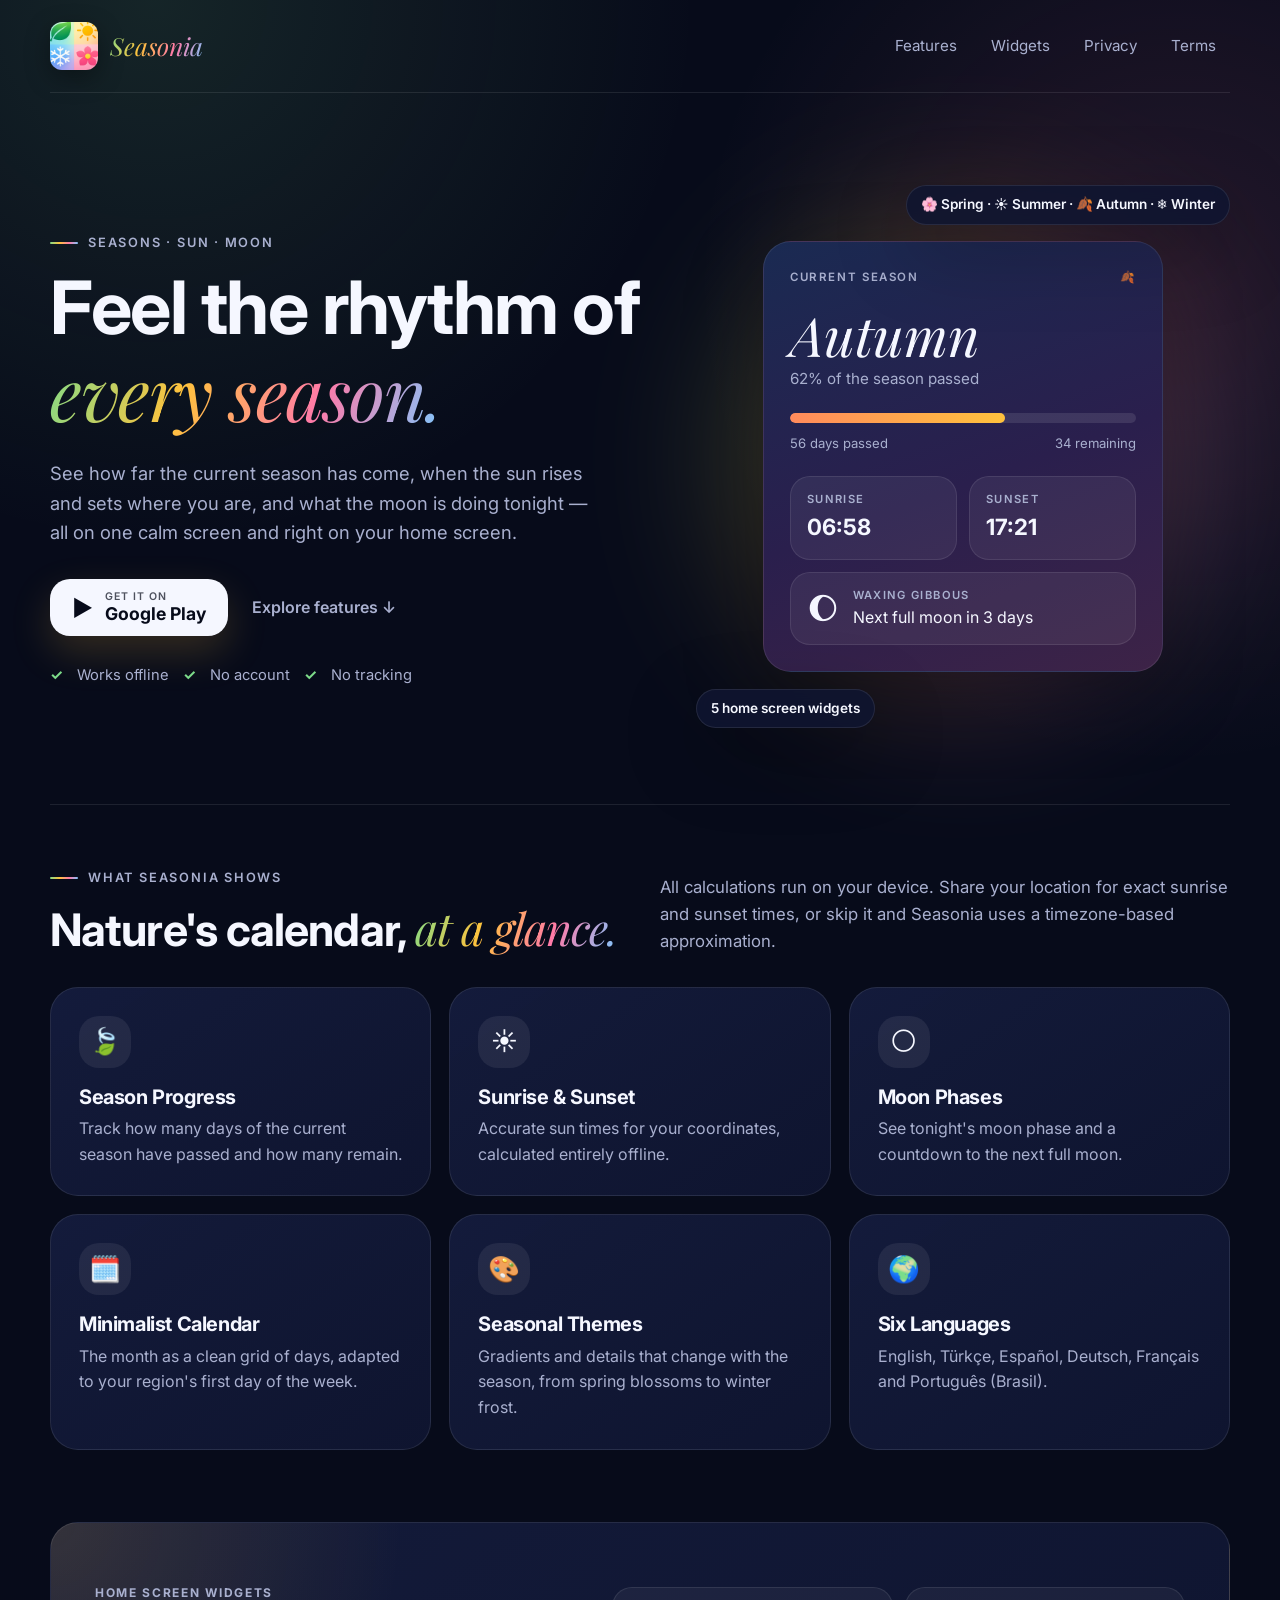
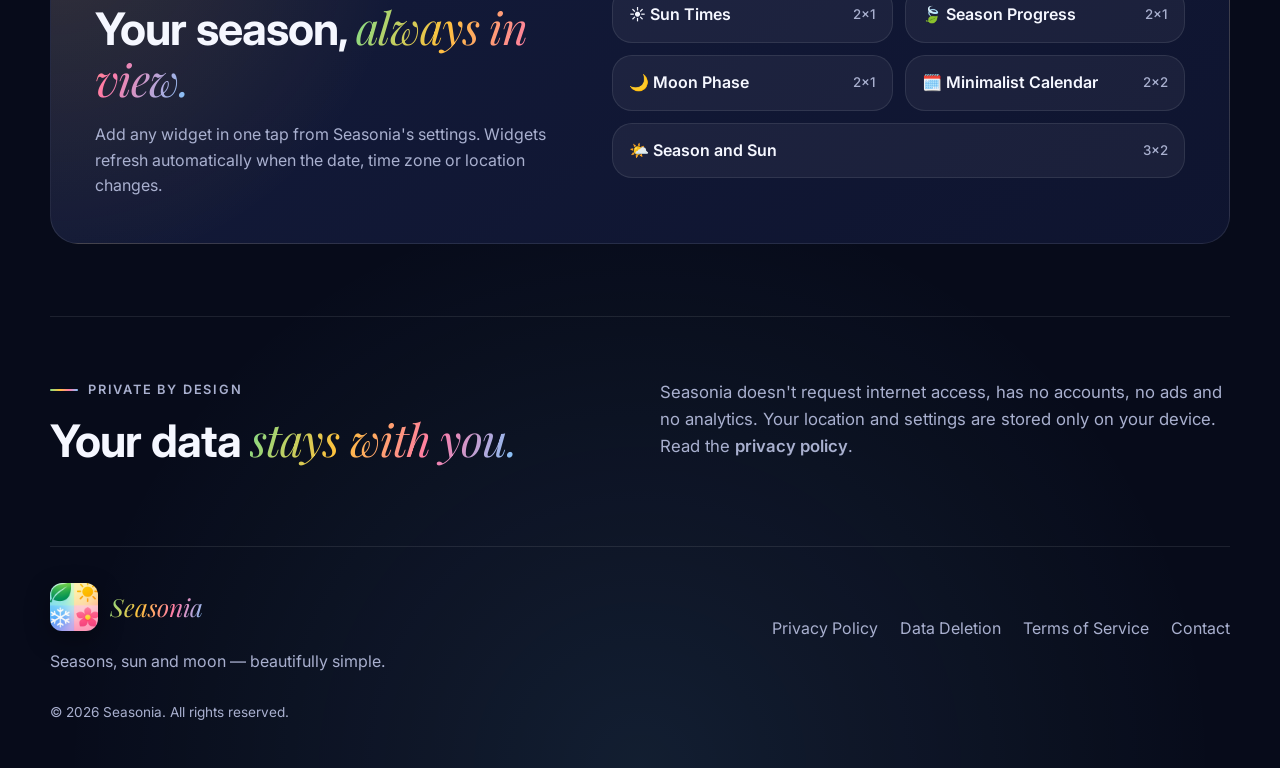
<file: index.html>
<!doctype html>
<html lang="en">
<head>
  <meta charset="utf-8" />
  <meta name="viewport" content="width=device-width, initial-scale=1" />
  <meta
    name="description"
    content="Seasonia tracks the current season, sunrise and sunset times, and moon phases, with beautiful home screen widgets. Works offline, no account required."
  />
  <meta name="theme-color" content="#070b1a" />
  <title>Seasonia — Seasons, Sun &amp; Moon</title>
  <link rel="icon" type="image/png" href="./seasonia_logo.png" />
  <link rel="preconnect" href="https://fonts.googleapis.com" />
  <link rel="preconnect" href="https://fonts.gstatic.com" crossorigin />
  <link href="https://fonts.googleapis.com/css2?family=Inter:wght@400;500;600;700&family=Playfair+Display:ital,wght@1,400&display=swap" rel="stylesheet" />
  <link rel="stylesheet" href="./styles.css" />
</head>
<body>
  <header class="site-header">
    <a class="brand" href="./" aria-label="Seasonia home">
      <span class="brand-mark"><img src="./seasonia_logo.png" alt="" width="48" height="48" /></span>
      <strong>Seasonia</strong>
    </a>
    <nav aria-label="Site navigation">
      <a href="#features">Features</a>
      <a href="#widgets">Widgets</a>
      <a href="./privacy-policy.html">Privacy</a>
      <a href="./terms-of-service.html">Terms</a>
    </nav>
  </header>

  <main>
    <section class="hero">
      <div class="hero-copy">
        <p class="eyebrow"><span></span> Seasons · Sun · Moon</p>
        <h1>Feel the rhythm of <span>every season.</span></h1>
        <p class="lede">
          See how far the current season has come, when the sun rises and sets
          where you are, and what the moon is doing tonight — all on one calm
          screen and right on your home screen.
        </p>
        <div class="hero-actions">
          <a
            class="button"
            href="https://play.google.com/store/apps/details?id=com.cukkacreatives.seasonia"
          >
            <span class="button-icon" aria-hidden="true">▶</span>
            <span><small>GET IT ON</small>Google Play</span>
          </a>
          <a class="text-link" href="#features">Explore features <span aria-hidden="true">↓</span></a>
        </div>
        <p class="hero-note"><span>✓</span> Works offline <span>✓</span> No account <span>✓</span> No tracking</p>
      </div>

      <div class="hero-visual" aria-hidden="true">
        <div class="visual-glow"></div>
        <div class="season-card">
          <div class="season-card-top">
            <span>CURRENT SEASON</span>
            <span>🍂</span>
          </div>
          <p class="season-name">Autumn</p>
          <p class="season-sub">62% of the season passed</p>
          <div class="progress"><span></span></div>
          <div class="progress-labels">
            <span>56 days passed</span>
            <span>34 remaining</span>
          </div>
          <div class="sun-row">
            <div><small>Sunrise</small><strong>06:58</strong></div>
            <div><small>Sunset</small><strong>17:21</strong></div>
          </div>
          <div class="moon-row">
            <span class="moon">🌔</span>
            <div><small>Waxing Gibbous</small>Next full moon in 3 days</div>
          </div>
        </div>
        <span class="floating-chip chip-top">🌸 Spring · ☀️ Summer · 🍂 Autumn · ❄️ Winter</span>
        <span class="floating-chip chip-bottom">5 home screen widgets</span>
      </div>
    </section>

    <section class="intro" id="features">
      <div>
        <p class="eyebrow"><span></span> What Seasonia shows</p>
        <h2>Nature's calendar, <span>at a glance.</span></h2>
      </div>
      <p>
        All calculations run on your device. Share your location for exact
        sunrise and sunset times, or skip it and Seasonia uses a
        timezone-based approximation.
      </p>
    </section>

    <section class="feature-grid" aria-label="Seasonia features">
      <article class="feature-card">
        <span class="feature-icon">🍃</span>
        <h3>Season Progress</h3>
        <p>Track how many days of the current season have passed and how many remain.</p>
      </article>
      <article class="feature-card">
        <span class="feature-icon">☀️</span>
        <h3>Sunrise &amp; Sunset</h3>
        <p>Accurate sun times for your coordinates, calculated entirely offline.</p>
      </article>
      <article class="feature-card">
        <span class="feature-icon">🌕</span>
        <h3>Moon Phases</h3>
        <p>See tonight's moon phase and a countdown to the next full moon.</p>
      </article>
      <article class="feature-card">
        <span class="feature-icon">🗓️</span>
        <h3>Minimalist Calendar</h3>
        <p>The month as a clean grid of days, adapted to your region's first day of the week.</p>
      </article>
      <article class="feature-card">
        <span class="feature-icon">🎨</span>
        <h3>Seasonal Themes</h3>
        <p>Gradients and details that change with the season, from spring blossoms to winter frost.</p>
      </article>
      <article class="feature-card">
        <span class="feature-icon">🌍</span>
        <h3>Six Languages</h3>
        <p>English, Türkçe, Español, Deutsch, Français and Português (Brasil).</p>
      </article>
    </section>

    <section class="widgets-band" id="widgets">
      <div>
        <p class="feature-kicker">Home screen widgets</p>
        <h2>Your season, <span>always in view.</span></h2>
        <p>Add any widget in one tap from Seasonia's settings. Widgets refresh automatically when the date, time zone or location changes.</p>
      </div>
      <ul class="widget-list">
        <li>☀️ Sun Times <small>2×1</small></li>
        <li>🍃 Season Progress <small>2×1</small></li>
        <li>🌙 Moon Phase <small>2×1</small></li>
        <li>🗓️ Minimalist Calendar <small>2×2</small></li>
        <li>🌤️ Season and Sun <small>3×2</small></li>
      </ul>
    </section>

    <section class="notice" aria-labelledby="privacy-title">
      <div>
        <p class="eyebrow"><span></span> Private by design</p>
        <h2 id="privacy-title">Your data <span>stays with you.</span></h2>
      </div>
      <p>
        Seasonia doesn't request internet access, has no accounts, no ads and
        no analytics. Your location and settings are stored only on your
        device. Read the <a class="text-link" href="./privacy-policy.html">privacy policy</a>.
      </p>
    </section>
  </main>

  <footer>
    <div class="footer-brand">
      <a class="brand" href="./" aria-label="Seasonia home">
        <span class="brand-mark"><img src="./seasonia_logo.png" alt="" width="48" height="48" /></span>
        <strong>Seasonia</strong>
      </a>
      <p>Seasons, sun and moon — beautifully simple.</p>
    </div>
    <div class="footer-links">
      <a href="./privacy-policy.html">Privacy Policy</a>
      <a href="./privacy-policy.html#data-deletion">Data Deletion</a>
      <a href="./terms-of-service.html">Terms of Service</a>
      <a href="mailto:cukkacreatives@gmail.com">Contact</a>
    </div>
    <p class="copyright">© 2026 Seasonia. All rights reserved.</p>
  </footer>
</body>
</html>
</file>
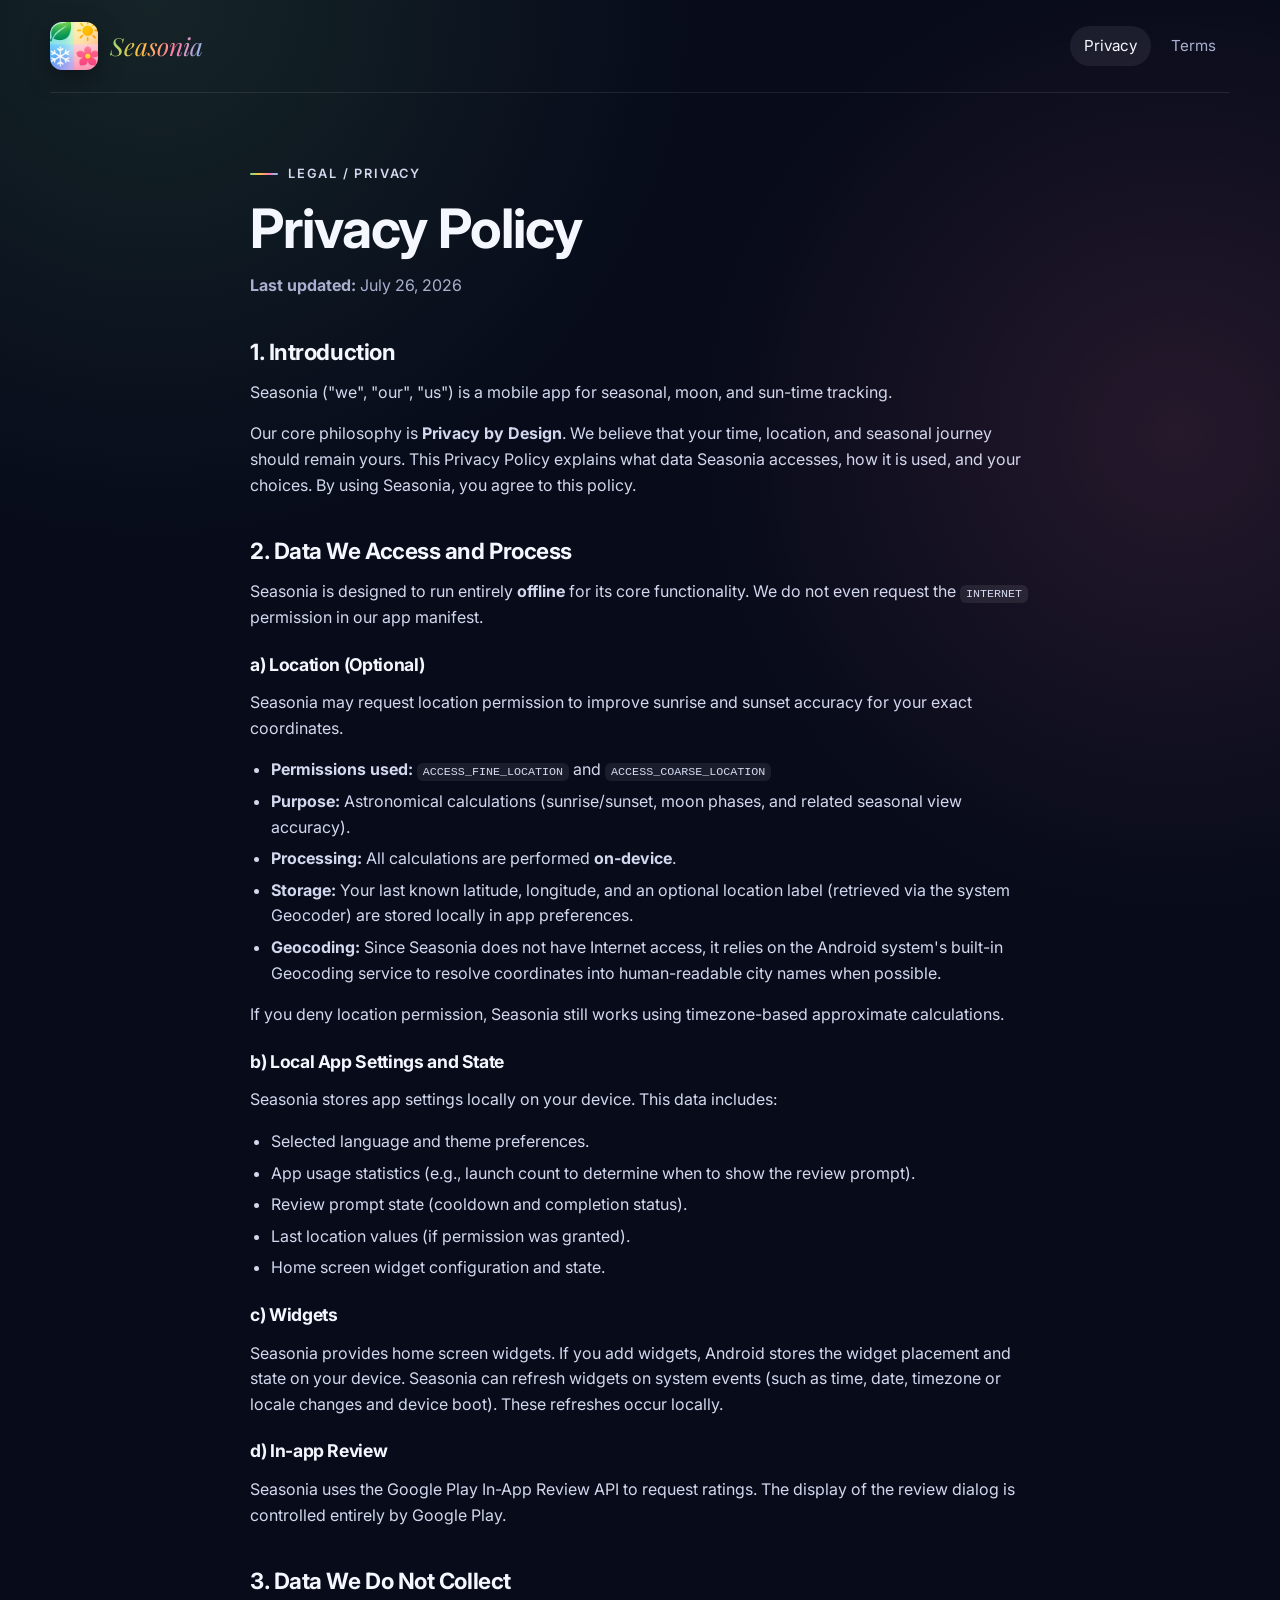
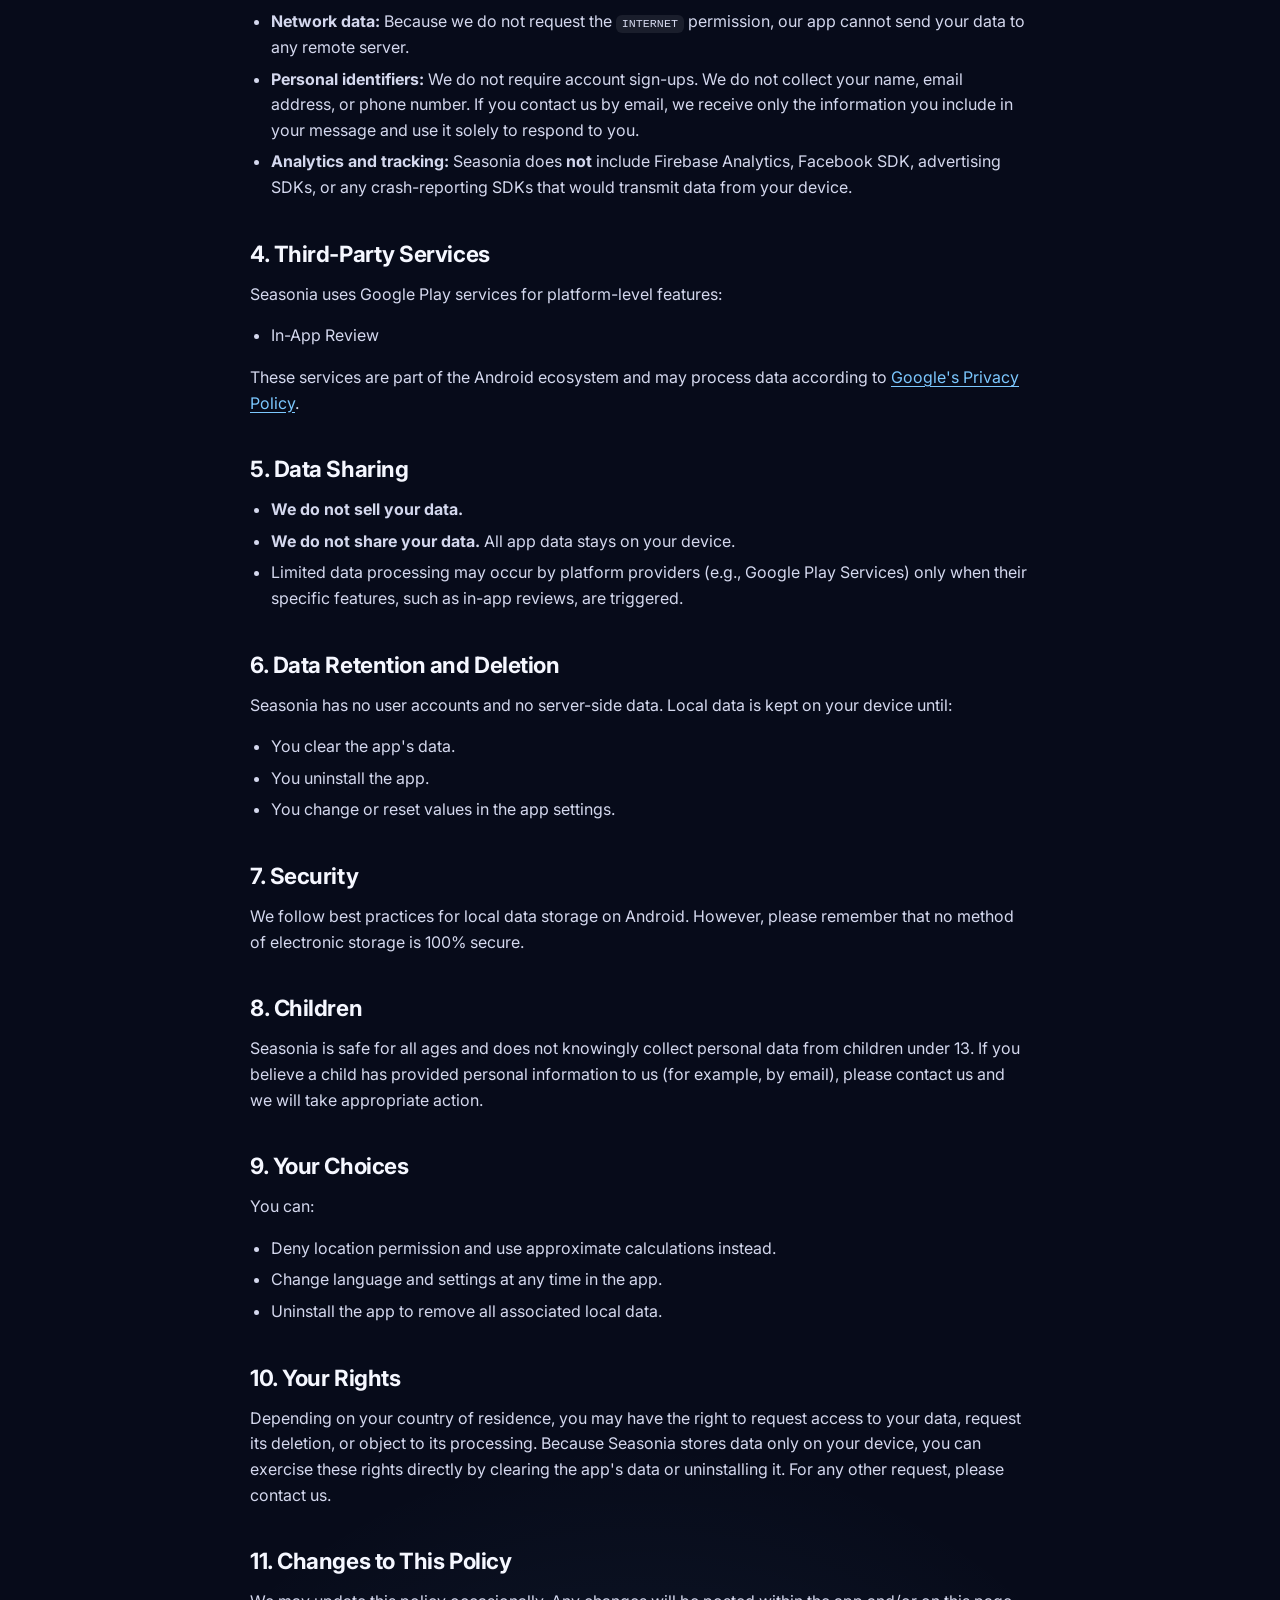
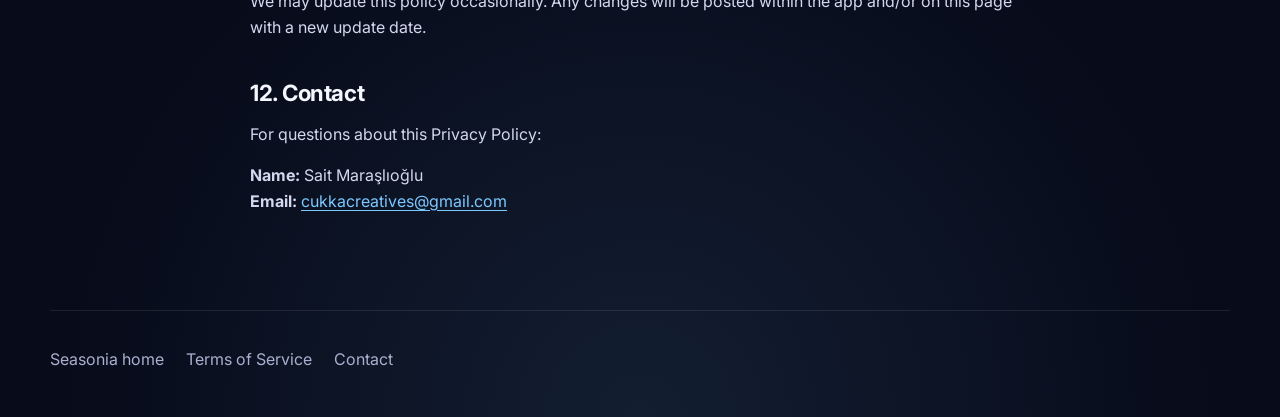
<file: privacy-policy.html>
<!doctype html>
<html lang="en">
<head>
  <meta charset="utf-8" />
  <meta name="viewport" content="width=device-width, initial-scale=1" />
  <meta name="description" content="Seasonia privacy policy." />
  <meta name="theme-color" content="#070b1a" />
  <title>Seasonia — Privacy Policy</title>
  <link rel="icon" type="image/png" href="./seasonia_logo.png" />
  <link rel="preconnect" href="https://fonts.googleapis.com" />
  <link rel="preconnect" href="https://fonts.gstatic.com" crossorigin />
  <link href="https://fonts.googleapis.com/css2?family=Inter:wght@400;500;600;700&family=Playfair+Display:ital,wght@1,400&display=swap" rel="stylesheet" />
  <link rel="stylesheet" href="./styles.css" />
</head>
<body>
  <header class="site-header">
    <a class="brand" href="./" aria-label="Seasonia home">
      <span class="brand-mark"><img src="./seasonia_logo.png" alt="" width="48" height="48" /></span>
      <strong>Seasonia</strong>
    </a>
    <nav aria-label="Legal">
      <a aria-current="page" href="./privacy-policy.html">Privacy</a>
      <a href="./terms-of-service.html">Terms</a>
    </nav>
  </header>

  <main class="legal">
    <p class="eyebrow"><span></span> Legal / Privacy</p>
    <h1>Privacy Policy</h1>
    <p class="updated"><strong>Last updated:</strong> July 26, 2026</p>

    <h2>1. Introduction</h2>
    <p>
      Seasonia ("we", "our", "us") is a mobile app for seasonal, moon, and
      sun-time tracking.
    </p>
    <p>
      Our core philosophy is <strong>Privacy by Design</strong>. We believe
      that your time, location, and seasonal journey should remain yours. This
      Privacy Policy explains what data Seasonia accesses, how it is used, and
      your choices. By using Seasonia, you agree to this policy.
    </p>

    <h2>2. Data We Access and Process</h2>
    <p>
      Seasonia is designed to run entirely <strong>offline</strong> for its
      core functionality. We do not even request the <code>INTERNET</code>
      permission in our app manifest.
    </p>

    <h3>a) Location (Optional)</h3>
    <p>
      Seasonia may request location permission to improve sunrise and sunset
      accuracy for your exact coordinates.
    </p>
    <ul>
      <li><strong>Permissions used:</strong> <code>ACCESS_FINE_LOCATION</code> and <code>ACCESS_COARSE_LOCATION</code></li>
      <li><strong>Purpose:</strong> Astronomical calculations (sunrise/sunset, moon phases, and related seasonal view accuracy).</li>
      <li><strong>Processing:</strong> All calculations are performed <strong>on-device</strong>.</li>
      <li><strong>Storage:</strong> Your last known latitude, longitude, and an optional location label (retrieved via the system Geocoder) are stored locally in app preferences.</li>
      <li><strong>Geocoding:</strong> Since Seasonia does not have Internet access, it relies on the Android system's built-in Geocoding service to resolve coordinates into human-readable city names when possible.</li>
    </ul>
    <p>
      If you deny location permission, Seasonia still works using
      timezone-based approximate calculations.
    </p>

    <h3>b) Local App Settings and State</h3>
    <p>Seasonia stores app settings locally on your device. This data includes:</p>
    <ul>
      <li>Selected language and theme preferences.</li>
      <li>App usage statistics (e.g., launch count to determine when to show the review prompt).</li>
      <li>Review prompt state (cooldown and completion status).</li>
      <li>Last location values (if permission was granted).</li>
      <li>Home screen widget configuration and state.</li>
    </ul>

    <h3>c) Widgets</h3>
    <p>
      Seasonia provides home screen widgets. If you add widgets, Android stores
      the widget placement and state on your device. Seasonia can refresh
      widgets on system events (such as time, date, timezone or locale changes
      and device boot). These refreshes occur locally.
    </p>

    <h3>d) In-app Review</h3>
    <p>
      Seasonia uses the Google Play In-App Review API to request ratings. The
      display of the review dialog is controlled entirely by Google Play.
    </p>

    <h2>3. Data We Do Not Collect</h2>
    <ul>
      <li><strong>Network data:</strong> Because we do not request the <code>INTERNET</code> permission, our app cannot send your data to any remote server.</li>
      <li><strong>Personal identifiers:</strong> We do not require account sign-ups. We do not collect your name, email address, or phone number. If you contact us by email, we receive only the information you include in your message and use it solely to respond to you.</li>
      <li><strong>Analytics and tracking:</strong> Seasonia does <strong>not</strong> include Firebase Analytics, Facebook SDK, advertising SDKs, or any crash-reporting SDKs that would transmit data from your device.</li>
    </ul>

    <h2>4. Third-Party Services</h2>
    <p>Seasonia uses Google Play services for platform-level features:</p>
    <ul>
      <li>In-App Review</li>
    </ul>
    <p>
      These services are part of the Android ecosystem and may process data
      according to
      <a href="https://policies.google.com/privacy" target="_blank" rel="noopener noreferrer">Google's Privacy Policy</a>.
    </p>

    <h2>5. Data Sharing</h2>
    <ul>
      <li><strong>We do not sell your data.</strong></li>
      <li><strong>We do not share your data.</strong> All app data stays on your device.</li>
      <li>Limited data processing may occur by platform providers (e.g., Google Play Services) only when their specific features, such as in-app reviews, are triggered.</li>
    </ul>

    <h2 id="data-deletion">6. Data Retention and Deletion</h2>
    <p>
      Seasonia has no user accounts and no server-side data. Local data is kept
      on your device until:
    </p>
    <ul>
      <li>You clear the app's data.</li>
      <li>You uninstall the app.</li>
      <li>You change or reset values in the app settings.</li>
    </ul>

    <h2>7. Security</h2>
    <p>
      We follow best practices for local data storage on Android. However,
      please remember that no method of electronic storage is 100% secure.
    </p>

    <h2>8. Children</h2>
    <p>
      Seasonia is safe for all ages and does not knowingly collect personal
      data from children under 13. If you believe a child has provided
      personal information to us (for example, by email), please contact us
      and we will take appropriate action.
    </p>

    <h2>9. Your Choices</h2>
    <p>You can:</p>
    <ul>
      <li>Deny location permission and use approximate calculations instead.</li>
      <li>Change language and settings at any time in the app.</li>
      <li>Uninstall the app to remove all associated local data.</li>
    </ul>

    <h2>10. Your Rights</h2>
    <p>
      Depending on your country of residence, you may have the right to request
      access to your data, request its deletion, or object to its processing.
      Because Seasonia stores data only on your device, you can exercise these
      rights directly by clearing the app's data or uninstalling it. For any
      other request, please contact us.
    </p>

    <h2>11. Changes to This Policy</h2>
    <p>
      We may update this policy occasionally. Any changes will be posted within
      the app and/or on this page with a new update date.
    </p>

    <h2>12. Contact</h2>
    <p>For questions about this Privacy Policy:</p>
    <p>
      <strong>Name:</strong> Sait Maraşlıoğlu<br />
      <strong>Email:</strong> <a href="mailto:cukkacreatives@gmail.com">cukkacreatives@gmail.com</a>
    </p>
  </main>

  <footer>
    <div class="footer-links">
      <a href="./">Seasonia home</a>
      <a href="./terms-of-service.html">Terms of Service</a>
      <a href="mailto:cukkacreatives@gmail.com">Contact</a>
    </div>
  </footer>
</body>
</html>
</file>
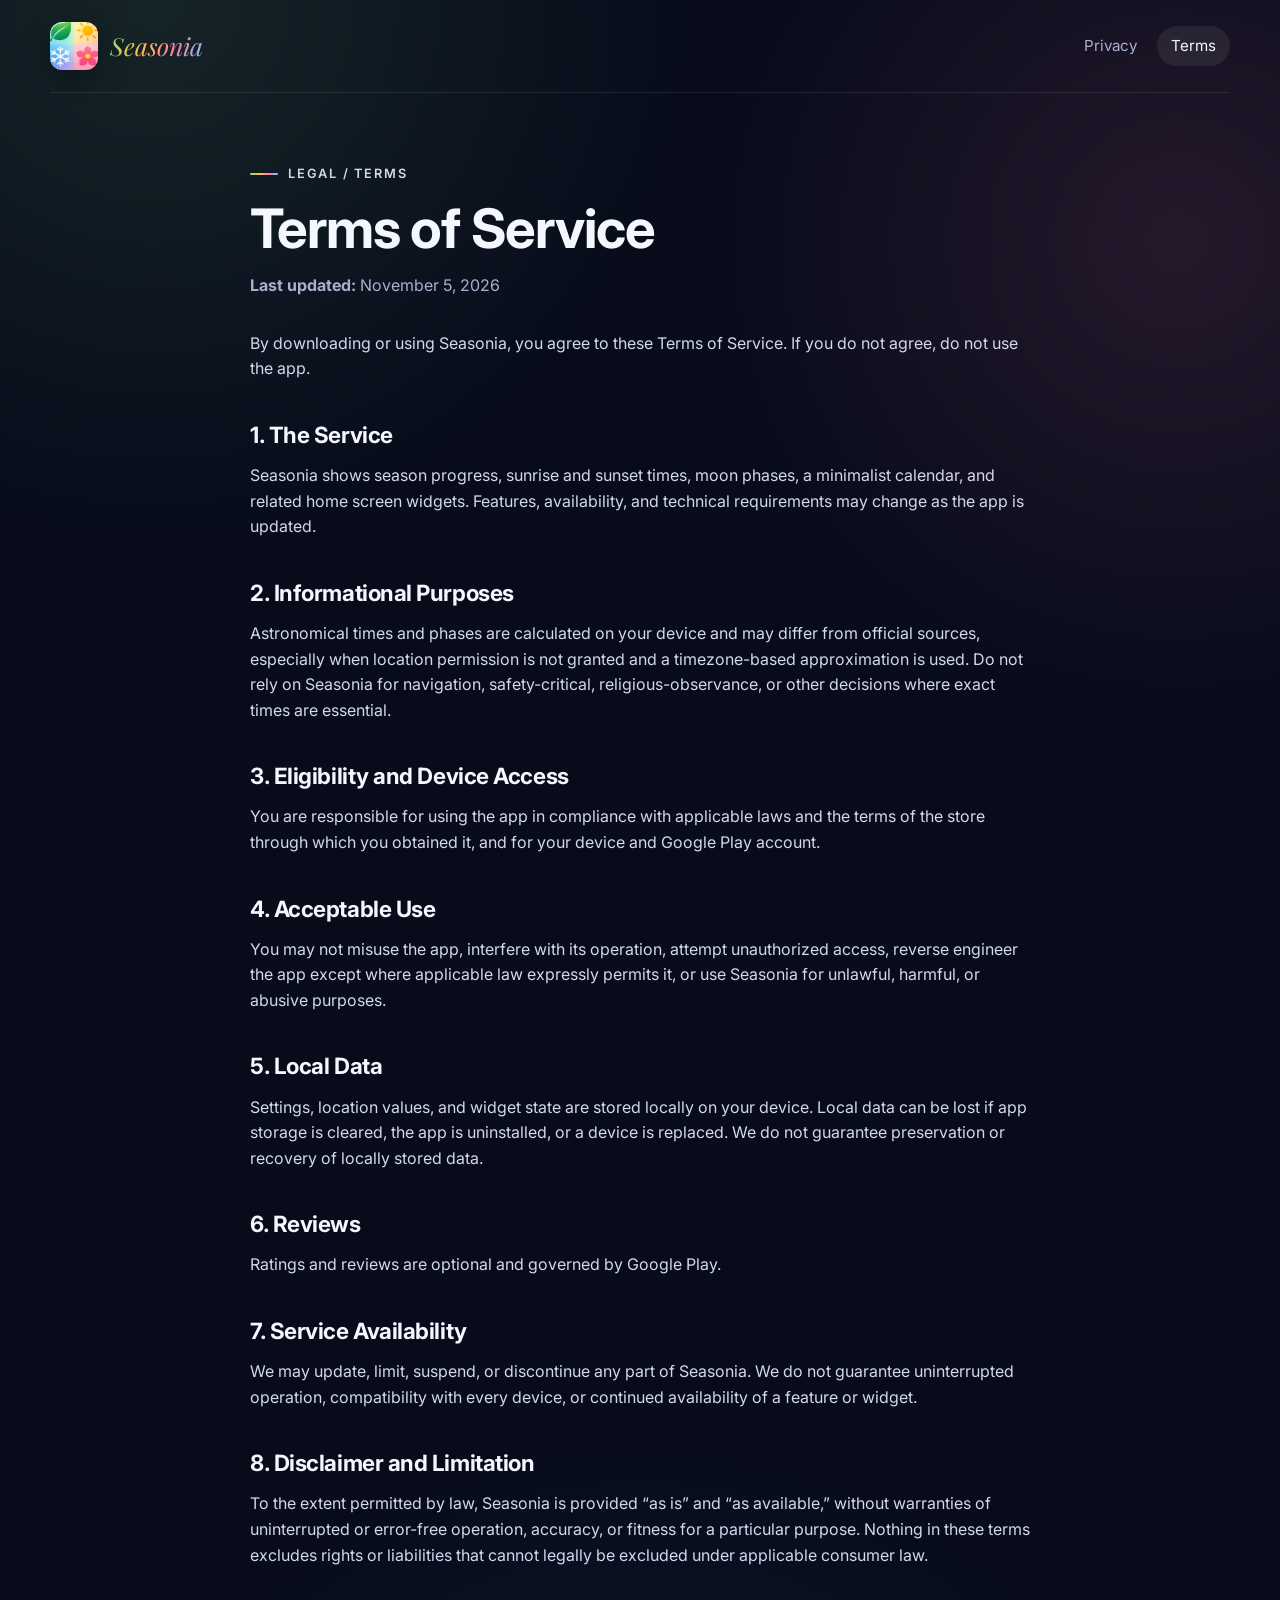
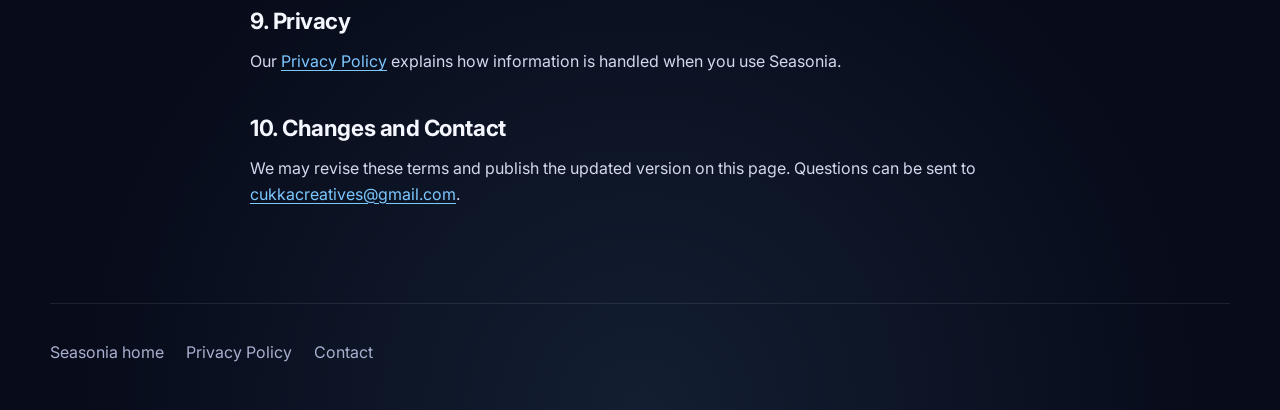
<file: terms-of-service.html>
<!doctype html>
<html lang="en">
<head>
  <meta charset="utf-8" />
  <meta name="viewport" content="width=device-width, initial-scale=1" />
  <meta name="description" content="Seasonia terms of service." />
  <meta name="theme-color" content="#070b1a" />
  <title>Seasonia — Terms of Service</title>
  <link rel="icon" type="image/png" href="./seasonia_logo.png" />
  <link rel="preconnect" href="https://fonts.googleapis.com" />
  <link rel="preconnect" href="https://fonts.gstatic.com" crossorigin />
  <link href="https://fonts.googleapis.com/css2?family=Inter:wght@400;500;600;700&family=Playfair+Display:ital,wght@1,400&display=swap" rel="stylesheet" />
  <link rel="stylesheet" href="./styles.css" />
</head>
<body>
  <header class="site-header">
    <a class="brand" href="./" aria-label="Seasonia home">
      <span class="brand-mark"><img src="./seasonia_logo.png" alt="" width="48" height="48" /></span>
      <strong>Seasonia</strong>
    </a>
    <nav aria-label="Legal">
      <a href="./privacy-policy.html">Privacy</a>
      <a aria-current="page" href="./terms-of-service.html">Terms</a>
    </nav>
  </header>

  <main class="legal">
    <p class="eyebrow"><span></span> Legal / Terms</p>
    <h1>Terms of Service</h1>
    <p class="updated"><strong>Last updated:</strong> November 5, 2026</p>

    <p>
      By downloading or using Seasonia, you agree to these Terms of Service. If you
      do not agree, do not use the app.
    </p>

    <h2>1. The Service</h2>
    <p>
      Seasonia shows season progress, sunrise and sunset times, moon phases, a
      minimalist calendar, and related home screen widgets. Features,
      availability, and technical requirements may change as the app is
      updated.
    </p>

    <h2>2. Informational Purposes</h2>
    <p>
      Astronomical times and phases are calculated on your device and may
      differ from official sources, especially when location permission is not
      granted and a timezone-based approximation is used. Do not rely on
      Seasonia for navigation, safety-critical, religious-observance, or
      other decisions where exact times are essential.
    </p>

    <h2>3. Eligibility and Device Access</h2>
    <p>
      You are responsible for using the app in compliance with applicable laws
      and the terms of the store through which you obtained it, and for your
      device and Google Play account.
    </p>

    <h2>4. Acceptable Use</h2>
    <p>
      You may not misuse the app, interfere with its operation, attempt
      unauthorized access, reverse engineer the app except where applicable law
      expressly permits it, or use Seasonia for unlawful, harmful, or abusive
      purposes.
    </p>

    <h2>5. Local Data</h2>
    <p>
      Settings, location values, and widget state are stored locally on your
      device. Local data can be lost if app storage is cleared, the app is
      uninstalled, or a device is replaced. We do not guarantee preservation or
      recovery of locally stored data.
    </p>

    <h2>6. Reviews</h2>
    <p>
      Ratings and reviews are optional and governed by Google Play.
    </p>

    <h2>7. Service Availability</h2>
    <p>
      We may update, limit, suspend, or discontinue any part of Seasonia. We do
      not guarantee uninterrupted operation, compatibility with every device,
      or continued availability of a feature or widget.
    </p>

    <h2>8. Disclaimer and Limitation</h2>
    <p>
      To the extent permitted by law, Seasonia is provided “as is” and “as
      available,” without warranties of uninterrupted or error-free operation,
      accuracy, or fitness for a particular purpose. Nothing in these terms
      excludes rights or liabilities that cannot legally be excluded under
      applicable consumer law.
    </p>

    <h2>9. Privacy</h2>
    <p>
      Our <a href="./privacy-policy.html">Privacy Policy</a> explains how
      information is handled when you use Seasonia.
    </p>

    <h2>10. Changes and Contact</h2>
    <p>
      We may revise these terms and publish the updated version on this page.
      Questions can be sent to
      <a href="mailto:cukkacreatives@gmail.com">cukkacreatives@gmail.com</a>.
    </p>
  </main>

  <footer>
    <div class="footer-links">
      <a href="./">Seasonia home</a>
      <a href="./privacy-policy.html">Privacy Policy</a>
      <a href="mailto:cukkacreatives@gmail.com">Contact</a>
    </div>
  </footer>
</body>
</html>
</file>
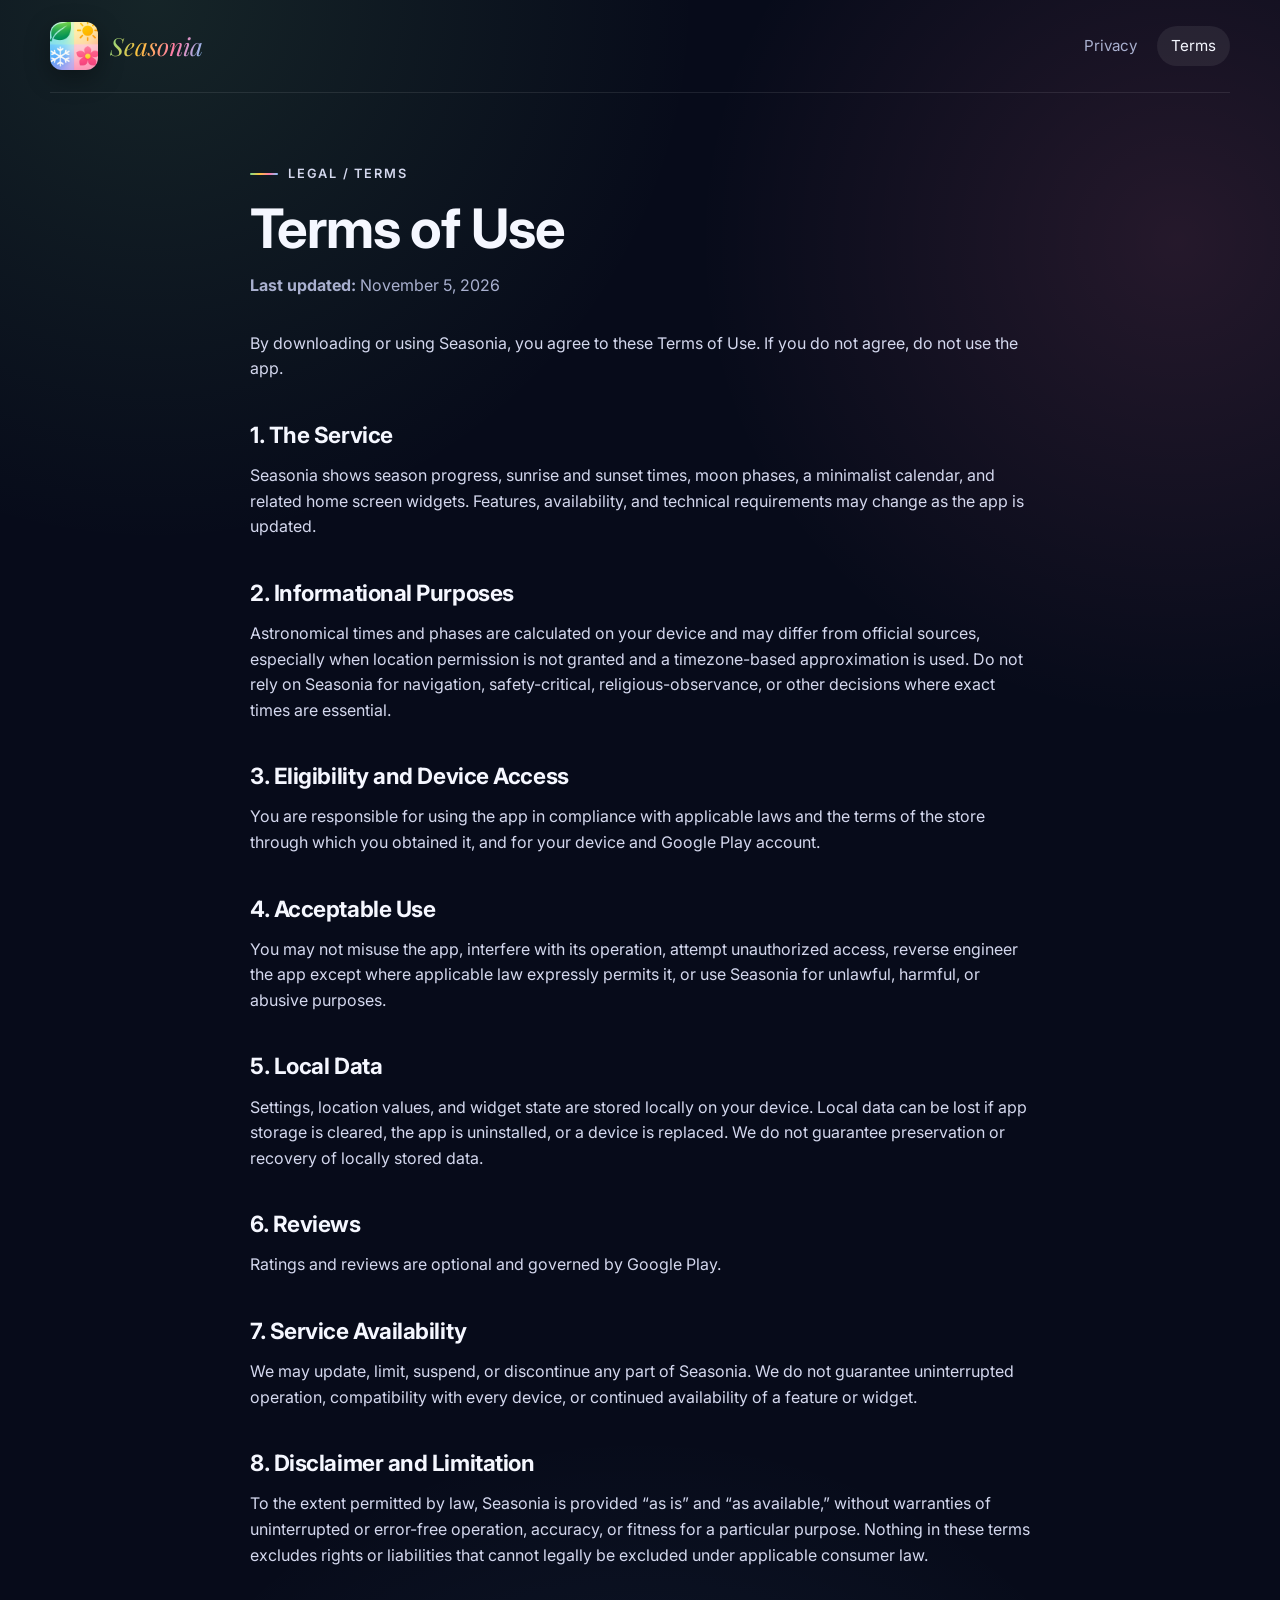
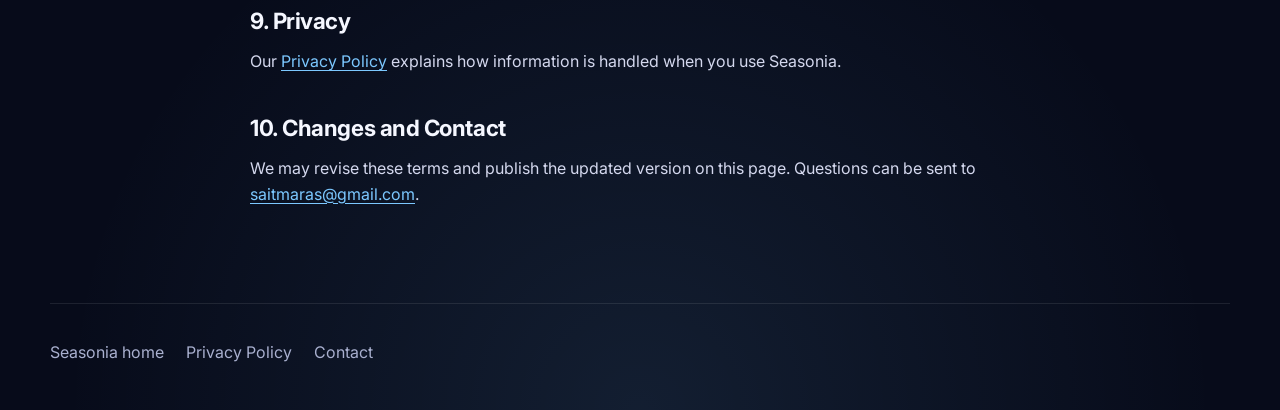
<file: terms-of-use.html>
<!doctype html>
<html lang="en">
<head>
  <meta charset="utf-8" />
  <meta name="viewport" content="width=device-width, initial-scale=1" />
  <meta name="description" content="Seasonia terms of use." />
  <meta name="theme-color" content="#070b1a" />
  <title>Seasonia — Terms of Use</title>
  <link rel="icon" type="image/png" href="./seasonia_logo.png" />
  <link rel="preconnect" href="https://fonts.googleapis.com" />
  <link rel="preconnect" href="https://fonts.gstatic.com" crossorigin />
  <link href="https://fonts.googleapis.com/css2?family=Inter:wght@400;500;600;700&family=Playfair+Display:ital,wght@1,400&display=swap" rel="stylesheet" />
  <link rel="stylesheet" href="./styles.css" />
</head>
<body>
  <header class="site-header">
    <a class="brand" href="./" aria-label="Seasonia home">
      <span class="brand-mark"><img src="./seasonia_logo.png" alt="" width="48" height="48" /></span>
      <strong>Seasonia</strong>
    </a>
    <nav aria-label="Legal">
      <a href="./privacy-policy.html">Privacy</a>
      <a aria-current="page" href="./terms-of-use.html">Terms</a>
    </nav>
  </header>

  <main class="legal">
    <p class="eyebrow"><span></span> Legal / Terms</p>
    <h1>Terms of Use</h1>
    <p class="updated"><strong>Last updated:</strong> November 5, 2026</p>

    <p>
      By downloading or using Seasonia, you agree to these Terms of Use. If you
      do not agree, do not use the app.
    </p>

    <h2>1. The Service</h2>
    <p>
      Seasonia shows season progress, sunrise and sunset times, moon phases, a
      minimalist calendar, and related home screen widgets. Features,
      availability, and technical requirements may change as the app is
      updated.
    </p>

    <h2>2. Informational Purposes</h2>
    <p>
      Astronomical times and phases are calculated on your device and may
      differ from official sources, especially when location permission is not
      granted and a timezone-based approximation is used. Do not rely on
      Seasonia for navigation, safety-critical, religious-observance, or
      other decisions where exact times are essential.
    </p>

    <h2>3. Eligibility and Device Access</h2>
    <p>
      You are responsible for using the app in compliance with applicable laws
      and the terms of the store through which you obtained it, and for your
      device and Google Play account.
    </p>

    <h2>4. Acceptable Use</h2>
    <p>
      You may not misuse the app, interfere with its operation, attempt
      unauthorized access, reverse engineer the app except where applicable law
      expressly permits it, or use Seasonia for unlawful, harmful, or abusive
      purposes.
    </p>

    <h2>5. Local Data</h2>
    <p>
      Settings, location values, and widget state are stored locally on your
      device. Local data can be lost if app storage is cleared, the app is
      uninstalled, or a device is replaced. We do not guarantee preservation or
      recovery of locally stored data.
    </p>

    <h2>6. Reviews</h2>
    <p>
      Ratings and reviews are optional and governed by Google Play.
    </p>

    <h2>7. Service Availability</h2>
    <p>
      We may update, limit, suspend, or discontinue any part of Seasonia. We do
      not guarantee uninterrupted operation, compatibility with every device,
      or continued availability of a feature or widget.
    </p>

    <h2>8. Disclaimer and Limitation</h2>
    <p>
      To the extent permitted by law, Seasonia is provided “as is” and “as
      available,” without warranties of uninterrupted or error-free operation,
      accuracy, or fitness for a particular purpose. Nothing in these terms
      excludes rights or liabilities that cannot legally be excluded under
      applicable consumer law.
    </p>

    <h2>9. Privacy</h2>
    <p>
      Our <a href="./privacy-policy.html">Privacy Policy</a> explains how
      information is handled when you use Seasonia.
    </p>

    <h2>10. Changes and Contact</h2>
    <p>
      We may revise these terms and publish the updated version on this page.
      Questions can be sent to
      <a href="mailto:saitmaras@gmail.com">saitmaras@gmail.com</a>.
    </p>
  </main>

  <footer>
    <div class="footer-links">
      <a href="./">Seasonia home</a>
      <a href="./privacy-policy.html">Privacy Policy</a>
      <a href="mailto:saitmaras@gmail.com">Contact</a>
    </div>
  </footer>
</body>
</html>
</file>
<file: styles.css>
:root {
  color-scheme: dark;
  --color-background: #070b1a;
  --color-surface: #0f1530;
  --color-surface-raised: #151d3e;
  --color-text: #f5f7ff;
  --color-text-muted: #a9b0cf;
  --color-line-soft: rgb(255 255 255 / 9%);
  --color-spring: #7ddc8a;
  --color-summer: #ffc23d;
  --color-autumn: #ff8a5c;
  --color-winter: #7cc8ff;
  --color-blossom: #ff7aa8;
  --gradient-seasons: linear-gradient(110deg, var(--color-spring), var(--color-summer) 35%, var(--color-blossom) 68%, var(--color-winter));
  --gradient-surface: linear-gradient(145deg, rgb(21 29 62 / 92%), rgb(15 21 48 / 96%));
  --radius-small: 12px;
  --radius-medium: 20px;
  --radius-large: 28px;
  --radius-pill: 999px;
  --shadow-card: 0 24px 80px rgb(0 0 0 / 30%);
  --page-width: 1180px;
  --font-body: Inter, ui-sans-serif, system-ui, -apple-system, BlinkMacSystemFont, "Segoe UI", sans-serif;
  --font-display: "Playfair Display", Georgia, "Times New Roman", serif;
  --transition-fast: 180ms ease;
}

* { box-sizing: border-box; }

html { scroll-behavior: smooth; background: var(--color-background); }

body {
  margin: 0;
  min-height: 100vh;
  color: var(--color-text);
  background:
    radial-gradient(circle at 12% 0%, rgb(125 220 138 / 12%), transparent 34rem),
    radial-gradient(circle at 92% 12%, rgb(255 122 168 / 12%), transparent 30rem),
    radial-gradient(circle at 50% 100%, rgb(124 200 255 / 10%), transparent 36rem),
    var(--color-background);
  font-family: var(--font-body);
  line-height: 1.6;
  -webkit-font-smoothing: antialiased;
}

img { display: block; max-width: 100%; height: auto; }

a { color: inherit; text-decoration: none; }

a:focus-visible { outline: 3px solid var(--color-winter); outline-offset: 4px; border-radius: 6px; }

.site-header, main, footer {
  width: min(calc(100% - 32px), var(--page-width));
  margin: 0 auto;
}

/* Header */
.site-header {
  display: flex;
  align-items: center;
  justify-content: space-between;
  gap: 16px;
  padding: 22px 0;
  border-bottom: 1px solid var(--color-line-soft);
}

.brand { display: inline-flex; align-items: center; gap: 12px; font-size: 1.35rem; font-weight: 600; }

.brand strong {
  font-family: var(--font-display);
  font-style: italic;
  font-weight: 400;
  font-size: 1.55rem;
  background: var(--gradient-seasons);
  -webkit-background-clip: text;
  background-clip: text;
  color: transparent;
}

.brand-mark img { width: 48px; height: 48px; border-radius: var(--radius-small); box-shadow: 0 8px 24px rgb(0 0 0 / 35%); }

nav { display: flex; gap: 6px; flex-wrap: wrap; }

nav a {
  padding: 8px 14px;
  border-radius: var(--radius-pill);
  color: var(--color-text-muted);
  font-size: 0.95rem;
  transition: background var(--transition-fast), color var(--transition-fast);
}

nav a:hover, nav a[aria-current="page"] { background: rgb(255 255 255 / 7%); color: var(--color-text); }

/* Shared text */
.eyebrow {
  display: inline-flex;
  align-items: center;
  gap: 10px;
  margin: 0 0 14px;
  color: var(--color-text-muted);
  font-size: 0.8rem;
  font-weight: 600;
  letter-spacing: 0.14em;
  text-transform: uppercase;
}

.eyebrow span { width: 28px; height: 2px; border-radius: 2px; background: var(--gradient-seasons); }

h1, h2, h3 { margin: 0; line-height: 1.12; letter-spacing: -0.02em; }

h1 { font-size: clamp(2.6rem, 6vw, 4.6rem); font-weight: 700; }

h2 { font-size: clamp(1.9rem, 4vw, 2.8rem); font-weight: 700; }

h1 span, h2 span {
  font-family: var(--font-display);
  font-style: italic;
  font-weight: 400;
  background: var(--gradient-seasons);
  -webkit-background-clip: text;
  background-clip: text;
  color: transparent;
}

/* Hero */
.hero {
  display: grid;
  grid-template-columns: 1.05fr 0.95fr;
  align-items: center;
  gap: 56px;
  padding: 88px 0 72px;
}

.lede { max-width: 34rem; margin: 22px 0 32px; color: var(--color-text-muted); font-size: 1.15rem; }

.hero-actions { display: flex; align-items: center; gap: 24px; flex-wrap: wrap; }

.button {
  display: inline-flex;
  align-items: center;
  gap: 12px;
  padding: 12px 22px;
  border-radius: var(--radius-medium);
  background: var(--color-text);
  color: var(--color-background);
  font-weight: 700;
  font-size: 1.1rem;
  line-height: 1.15;
  box-shadow: 0 16px 40px rgb(255 194 61 / 18%);
  transition: transform var(--transition-fast), box-shadow var(--transition-fast);
}

.button:hover { transform: translateY(-2px); box-shadow: 0 20px 48px rgb(255 194 61 / 28%); }

.button small { display: block; font-size: 0.66rem; font-weight: 600; letter-spacing: 0.1em; opacity: 0.7; }

.button-icon { font-size: 1.4rem; }

.button-secondary {
  background: rgb(255 255 255 / 8%);
  color: var(--color-text);
  border: 1px solid var(--color-line-soft);
  box-shadow: none;
  font-size: 1rem;
}

.text-link { color: var(--color-text-muted); font-weight: 600; transition: color var(--transition-fast); }

.text-link:hover { color: var(--color-text); }

.hero-note { display: flex; flex-wrap: wrap; gap: 6px 14px; margin: 28px 0 0; color: var(--color-text-muted); font-size: 0.92rem; }

.hero-note span { color: var(--color-spring); font-weight: 700; }

/* Hero visual: season card */
.hero-visual { position: relative; display: grid; place-items: center; padding: 60px 0; }

.visual-glow {
  position: absolute;
  inset: 8%;
  border-radius: 50%;
  background: var(--gradient-seasons);
  filter: blur(80px);
  opacity: 0.28;
}

.season-card {
  position: relative;
  width: min(100%, 400px);
  padding: 26px;
  border: 1px solid var(--color-line-soft);
  border-radius: var(--radius-large);
  background: linear-gradient(160deg, #1a2a52, #2a1f4d 55%, #3d2347);
  box-shadow: var(--shadow-card);
}

.season-card-top { display: flex; justify-content: space-between; color: var(--color-text-muted); font-size: 0.72rem; font-weight: 600; letter-spacing: 0.14em; }

.season-name { margin: 22px 0 4px; font-family: var(--font-display); font-style: italic; font-weight: 400; font-size: 3.4rem; line-height: 1; }

.season-sub { margin: 0; color: var(--color-text-muted); font-size: 0.95rem; }

.progress { height: 10px; margin: 22px 0 10px; border-radius: var(--radius-pill); background: rgb(255 255 255 / 10%); overflow: hidden; }

.progress span { display: block; width: 62%; height: 100%; border-radius: inherit; background: linear-gradient(90deg, var(--color-autumn), var(--color-summer)); }

.progress-labels { display: flex; justify-content: space-between; color: var(--color-text-muted); font-size: 0.82rem; }

.sun-row { display: grid; grid-template-columns: 1fr 1fr; gap: 12px; margin-top: 22px; }

.sun-row div, .moon-row {
  padding: 14px 16px;
  border-radius: var(--radius-medium);
  background: rgb(255 255 255 / 6%);
  border: 1px solid var(--color-line-soft);
}

.sun-row small, .moon-row small { display: block; color: var(--color-text-muted); font-size: 0.7rem; font-weight: 600; letter-spacing: 0.12em; text-transform: uppercase; }

.sun-row strong { font-size: 1.4rem; }

.moon-row { display: flex; align-items: center; gap: 14px; margin-top: 12px; }

.moon-row .moon { font-size: 1.9rem; line-height: 1; }

.floating-chip {
  position: absolute;
  padding: 8px 14px;
  border-radius: var(--radius-pill);
  background: rgb(15 21 48 / 88%);
  border: 1px solid var(--color-line-soft);
  box-shadow: var(--shadow-card);
  font-size: 0.85rem;
  font-weight: 600;
  backdrop-filter: blur(8px);
}

.floating-chip { white-space: nowrap; }

.chip-top { top: 4px; right: 0; }

.chip-bottom { bottom: 4px; left: 0; }

/* Intro + features */
.intro {
  display: grid;
  grid-template-columns: 1fr 1fr;
  align-items: end;
  gap: 40px;
  padding: 56px 0 32px;
  border-top: 1px solid var(--color-line-soft);
}

.intro > p, .notice > p { margin: 0; color: var(--color-text-muted); font-size: 1.05rem; }

.feature-grid { display: grid; grid-template-columns: repeat(3, 1fr); gap: 18px; padding-bottom: 72px; }

.feature-card {
  padding: 28px;
  border: 1px solid var(--color-line-soft);
  border-radius: var(--radius-large);
  background: var(--gradient-surface);
  transition: transform var(--transition-fast), border-color var(--transition-fast);
}

.feature-card:hover { transform: translateY(-3px); border-color: rgb(255 255 255 / 18%); }

.feature-card h3 { margin: 18px 0 8px; font-size: 1.25rem; }

.feature-card p { margin: 0; color: var(--color-text-muted); }

.feature-icon {
  display: grid;
  place-items: center;
  width: 52px;
  height: 52px;
  border-radius: var(--radius-medium);
  background: rgb(255 255 255 / 7%);
  font-size: 1.6rem;
}

.feature-kicker { margin: 0 0 4px; color: var(--color-summer); font-size: 0.75rem; font-weight: 700; letter-spacing: 0.14em; text-transform: uppercase; }

/* Widgets band */
.widgets-band {
  display: grid;
  grid-template-columns: 1fr 1.2fr;
  gap: 40px;
  align-items: center;
  margin-bottom: 72px;
  padding: 44px;
  border: 1px solid var(--color-line-soft);
  border-radius: var(--radius-large);
  background:
    radial-gradient(circle at 0% 0%, rgb(255 194 61 / 14%), transparent 22rem),
    var(--gradient-surface);
}

.widgets-band > div > p { margin: 16px 0 0; color: var(--color-text-muted); }

.widget-list { display: grid; grid-template-columns: repeat(2, 1fr); gap: 12px; margin: 0; padding: 0; list-style: none; }

.widget-list li {
  display: flex;
  align-items: center;
  gap: 12px;
  padding: 14px 16px;
  border-radius: var(--radius-medium);
  background: rgb(255 255 255 / 5%);
  border: 1px solid var(--color-line-soft);
  font-weight: 600;
}

.widget-list li small { margin-left: auto; color: var(--color-text-muted); font-weight: 500; }

.widget-list li:last-child { grid-column: 1 / -1; }

/* Notice */
.notice {
  display: grid;
  grid-template-columns: 1fr 1fr;
  gap: 40px;
  align-items: center;
  padding: 56px 0 80px;
  border-top: 1px solid var(--color-line-soft);
}

/* Footer */
footer {
  display: flex;
  flex-wrap: wrap;
  align-items: center;
  justify-content: space-between;
  gap: 20px;
  padding: 36px 0 44px;
  border-top: 1px solid var(--color-line-soft);
  color: var(--color-text-muted);
}

.footer-brand p { margin: 10px 0 0; }

.footer-links { display: flex; flex-wrap: wrap; gap: 8px 22px; }

footer a { transition: color var(--transition-fast); }

footer a:hover { color: var(--color-text); }

.copyright { width: 100%; margin: 8px 0 0; font-size: 0.85rem; }

/* Legal pages */
.legal { max-width: 780px; padding: 64px 0 80px; }

.legal h1 { font-size: clamp(2.2rem, 5vw, 3.4rem); }

.legal .updated { margin: 14px 0 32px; color: var(--color-text-muted); }

.legal h2 { margin: 40px 0 12px; font-size: 1.4rem; scroll-margin-top: 24px; }

.legal h3 { margin: 24px 0 8px; font-size: 1.1rem; }

.legal p, .legal li { color: #d4d8ee; }

.legal ul { padding-left: 1.3rem; }

.legal li { margin: 6px 0; }

.legal a { color: var(--color-winter); text-decoration: underline; text-underline-offset: 3px; }

.legal code { padding: 2px 6px; border-radius: 6px; background: rgb(255 255 255 / 8%); font-size: 0.9em; }

/* Responsive */
@media (max-width: 900px) {
  .hero, .intro, .notice, .widgets-band { grid-template-columns: 1fr; }
  .hero { gap: 48px; padding: 56px 0 48px; }
  .feature-grid { grid-template-columns: repeat(2, 1fr); }
  .widgets-band { padding: 28px; }
}

@media (max-width: 600px) {
  .site-header { flex-direction: column; align-items: flex-start; }
  .feature-grid, .widget-list { grid-template-columns: 1fr; }
  .season-name { font-size: 2.8rem; }
  .floating-chip { display: none; }
}

@media (prefers-reduced-motion: reduce) {
  html { scroll-behavior: auto; }
  * { transition: none !important; }
}
</file>
